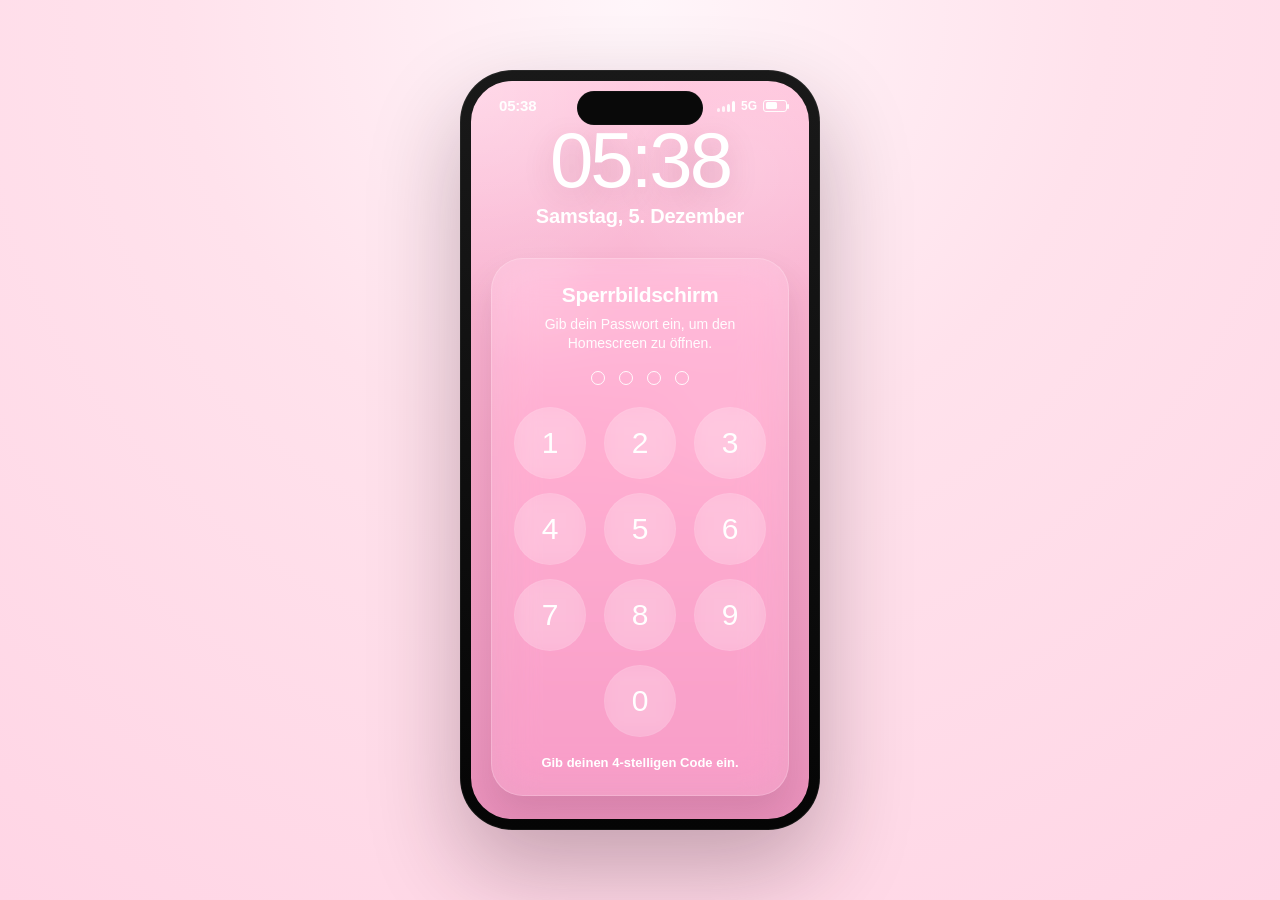
<file: iphone_babyrosa_mockup.html>
<!DOCTYPE html>
<html lang="de">
<head>
  <meta charset="UTF-8" />
  <meta name="viewport" content="width=device-width, initial-scale=1.0" />
  <title>iPhone Babyrosa Mockup</title>
  <style>
    * {
      box-sizing: border-box;
      margin: 0;
      padding: 0;
      font-family: -apple-system, BlinkMacSystemFont, "SF Pro Display", "Segoe UI", sans-serif;
      -webkit-tap-highlight-color: transparent;
    }

    body {
      min-height: 100vh;
      display: flex;
      align-items: center;
      justify-content: center;
      background: radial-gradient(circle at top, #fff6fa 0%, #ffe2ec 42%, #ffd5e5 100%);
      padding: 24px;
    }

    .iphone {
      width: 360px;
      height: 760px;
      background: linear-gradient(180deg, #191919, #050505);
      border-radius: 52px;
      padding: 11px;
      box-shadow:
        0 40px 90px rgba(44, 10, 28, 0.28),
        inset 0 0 0 1px rgba(255,255,255,0.06);
      position: relative;
    }

    .screen {
      width: 100%;
      height: 100%;
      border-radius: 41px;
      overflow: hidden;
      position: relative;
      background: #000;
    }

    .dynamic-island {
      position: absolute;
      top: 10px;
      left: 50%;
      transform: translateX(-50%);
      width: 126px;
      height: 34px;
      border-radius: 999px;
      background: #090909;
      z-index: 15;
      box-shadow: inset 0 0 0 1px rgba(255,255,255,0.03);
    }

    .statusbar {
      position: absolute;
      top: 16px;
      left: 18px;
      right: 18px;
      display: flex;
      justify-content: space-between;
      align-items: center;
      color: #fff;
      z-index: 16;
      pointer-events: none;
    }

    .status-time {
      font-size: 15px;
      font-weight: 600;
      letter-spacing: -0.2px;
      margin-left: 10px;
    }

    .status-right {
      display: flex;
      align-items: center;
      gap: 6px;
      margin-right: 4px;
      font-size: 12px;
      font-weight: 700;
    }

    .signal {
      display: flex;
      align-items: flex-end;
      gap: 2px;
      height: 12px;
    }

    .signal span {
      width: 3px;
      border-radius: 999px;
      background: white;
      display: block;
    }

    .signal span:nth-child(1) { height: 4px; opacity: 0.72; }
    .signal span:nth-child(2) { height: 6px; opacity: 0.82; }
    .signal span:nth-child(3) { height: 8px; opacity: 0.92; }
    .signal span:nth-child(4) { height: 11px; }

    .battery {
      width: 24px;
      height: 12px;
      border: 1.7px solid rgba(255,255,255,0.94);
      border-radius: 3px;
      position: relative;
      padding: 1.5px;
      display: flex;
      align-items: center;
    }

    .battery::after {
      content: '';
      position: absolute;
      right: -3px;
      top: 3px;
      width: 2px;
      height: 5px;
      border-radius: 1px;
      background: rgba(255,255,255,0.94);
    }

    .battery-level {
      width: 62%;
      height: 100%;
      border-radius: 1.5px;
      background: white;
    }

    .lockscreen,
    .homescreen {
      position: absolute;
      inset: 0;
      transition: opacity .35s ease, transform .35s ease;
    }

    .lockscreen {
      background:
        radial-gradient(circle at top left, rgba(255,255,255,0.32), transparent 28%),
        radial-gradient(circle at 80% 12%, rgba(255,255,255,0.16), transparent 20%),
        linear-gradient(180deg, #ffc7de 0%, #f4a7c8 48%, #e991bb 100%);
      color: white;
      display: flex;
      flex-direction: column;
      align-items: center;
      padding: 34px 20px 20px;
    }

    .lockscreen::before {
      content: '';
      position: absolute;
      inset: 0;
      background:
        radial-gradient(circle at 20% 30%, rgba(255,255,255,0.12), transparent 12%),
        radial-gradient(circle at 72% 48%, rgba(255,255,255,0.08), transparent 16%);
      pointer-events: none;
    }

    .time {
      margin-top: 8px;
      font-size: 78px;
      line-height: 0.95;
      letter-spacing: -3px;
      font-weight: 275;
      text-shadow: 0 8px 30px rgba(98, 20, 54, 0.18);
    }

    .date {
      margin-top: 8px;
      font-size: 20px;
      font-weight: 600;
      letter-spacing: -0.2px;
    }

    .lock-card {
      margin-top: 30px;
      width: 100%;
      background: rgba(255,255,255,0.13);
      border: 1px solid rgba(255,255,255,0.20);
      border-radius: 32px;
      backdrop-filter: blur(22px) saturate(120%);
      -webkit-backdrop-filter: blur(22px) saturate(120%);
      padding: 24px 18px 22px;
      text-align: center;
      box-shadow: 0 20px 35px rgba(78, 19, 47, 0.12);
    }

    .lock-card h2 {
      font-size: 21px;
      font-weight: 700;
      margin-bottom: 8px;
      letter-spacing: -0.3px;
    }

    .lock-card p {
      font-size: 14px;
      line-height: 1.35;
      opacity: 0.96;
      margin-bottom: 18px;
    }

    .code-display {
      display: flex;
      justify-content: center;
      gap: 14px;
      margin-bottom: 22px;
    }

    .dot {
      width: 14px;
      height: 14px;
      border-radius: 50%;
      border: 1.8px solid rgba(255,255,255,0.92);
      background: transparent;
      transition: 0.2s ease;
    }

    .dot.filled {
      background: white;
    }

    .pin-grid {
      display: grid;
      grid-template-columns: repeat(3, 72px);
      justify-content: center;
      gap: 14px 18px;
      margin: 0 auto;
    }

    .pin-btn {
      width: 72px;
      height: 72px;
      border: none;
      border-radius: 50%;
      background: rgba(255,255,255,0.16);
      color: white;
      font-size: 30px;
      font-weight: 300;
      cursor: pointer;
      backdrop-filter: blur(10px);
      transition: transform .12s ease, background .2s ease, opacity .2s ease;
      box-shadow: inset 0 0 0 1px rgba(255,255,255,0.06);
    }

    .pin-btn:hover { background: rgba(255,255,255,0.22); }
    .pin-btn:active { transform: scale(0.96); }

    .hint {
      margin-top: 18px;
      min-height: 18px;
      font-size: 13px;
      font-weight: 600;
      color: white;
    }

    .error {
      display: none;
    }

    .homescreen {
      opacity: 0;
      pointer-events: none;
      transform: scale(1.03);
      background:
        radial-gradient(circle at 20% 10%, rgba(255,255,255,0.22), transparent 22%),
        linear-gradient(180deg, #ffcadd 0%, #f6a8c8 55%, #ec96bd 100%);
      padding: 96px 18px 18px;
      color: white;
    }

    .homescreen::before {
      content: '';
      position: absolute;
      inset: 0;
      pointer-events: none;
      background:
        linear-gradient(180deg, rgba(255,255,255,0.08), transparent 20%),
        radial-gradient(circle at 15% 18%, rgba(255,255,255,0.14), transparent 14%);
    }

    .homescreen.active {
      opacity: 1;
      pointer-events: auto;
      transform: scale(1);
    }

    .lockscreen.hidden {
      opacity: 0;
      pointer-events: none;
      transform: scale(.985);
    }

    .app-grid {
      position: relative;
      z-index: 2;
      display: grid;
      grid-template-columns: repeat(4, 1fr);
      gap: 20px 8px;
      align-content: start;
      padding: 0 2px;
    }

    .app {
      display: flex;
      flex-direction: column;
      align-items: center;
      gap: 7px;
      text-align: center;
      user-select: none;
    }

    .icon {
      width: 62px;
      height: 62px;
      border-radius: 15px;
      overflow: hidden;
      box-shadow:
        0 10px 20px rgba(113, 40, 75, 0.18),
        0 2px 3px rgba(255,255,255,0.25) inset,
        0 -1px 0 rgba(0,0,0,0.08) inset;
      position: relative;
      flex-shrink: 0;
      display: flex;
      align-items: center;
      justify-content: center;
    }

    .icon::before {
      content: '';
      position: absolute;
      inset: 0;
      background: linear-gradient(180deg, rgba(255,255,255,0.30), rgba(255,255,255,0.02) 45%, rgba(0,0,0,0.05));
      pointer-events: none;
      z-index: 2;
    }

    .icon svg {
      position: relative;
      z-index: 1;
      overflow: visible;
    }

    .label {
      font-size: 12px;
      font-weight: 500;
      text-shadow: 0 1px 3px rgba(0,0,0,0.22);
      letter-spacing: -0.1px;
    }

    .dock {
      position: absolute;
      left: 14px;
      right: 14px;
      bottom: 24px;
      z-index: 3;
      background: rgba(255,255,255,0.16);
      border: 1px solid rgba(255,255,255,0.18);
      backdrop-filter: blur(26px) saturate(140%);
      -webkit-backdrop-filter: blur(26px) saturate(140%);
      border-radius: 30px;
      padding: 12px 8px 10px;
      display: grid;
      grid-template-columns: repeat(4, 1fr);
      gap: 6px;
      box-shadow: inset 0 1px 0 rgba(255,255,255,0.12);
    }

    .dock .icon {
      width: 58px;
      height: 58px;
      border-radius: 16px;
    }

    .dock .label {
      font-size: 11px;
    }

    .home-indicator {
      position: absolute;
      bottom: 8px;
      left: 50%;
      transform: translateX(-50%);
      width: 132px;
      height: 5px;
      border-radius: 999px;
      background: rgba(255,255,255,0.94);
      z-index: 4;
      cursor: pointer;
    }

    .app-screen {
      position: absolute;
      inset: 0;
      background: linear-gradient(180deg,#ffcadd,#f6a8c8);
      z-index: 20;
      overflow: hidden;
      opacity: 0;
      pointer-events: none;
      transform: scale(1.04);
      transition: opacity .28s ease, transform .32s cubic-bezier(.22,1,.36,1);
    }

    .app-screen.active {
      opacity: 1;
      pointer-events: auto;
      transform: scale(1);
    }

    .app-screen.closing {
      opacity: 0;
      pointer-events: none;
      transform: scale(0.94);
    }

    

    .app-header {
      display: none;
    }

    .app-content {
      position: absolute;
      top: 104px;
      left: 0;
      right: 0;
      bottom: 26px;
      padding: 0 16px 18px;
      overflow-y: auto;
      -webkit-overflow-scrolling: touch;
      scrollbar-width: none;
      -ms-overflow-style: none;
    }

    .app-content::-webkit-scrollbar {
      display: none;
    }

    .spotify-view {
      display: none;
      color: white;
    }

    .spotify-view.active {
      display: block;
    }

    .timer-view {
      display: none;
      color: white;
      min-height: 100%;
      padding-top: 6px;
    }

    .timer-view.active {
      display: block;
    }

    .photos-view {
      display: none;
      color: white;
      min-height: 100%;
      padding-top: 6px;
    }

    .photos-view.active {
      display: block;
    }

    .photos-grid {
      display: grid;
      grid-template-columns: 1fr 1fr;
      gap: 12px;
      padding-bottom: 18px;
    }

    .photo-card {
      background: rgba(255,255,255,0.16);
      border: 1px solid rgba(255,255,255,0.2);
      border-radius: 22px;
      padding: 10px;
      box-shadow: inset 0 1px 0 rgba(255,255,255,0.16);
      backdrop-filter: blur(12px);
      -webkit-backdrop-filter: blur(12px);
    }

    .photo-art {
      height: 128px;
      border-radius: 16px;
      background: linear-gradient(180deg,#fff6fb,#ffdbe9);
      position: relative;
      overflow: hidden;
      box-shadow: inset 0 1px 0 rgba(255,255,255,0.5);
    }

    .photo-caption {
      font-size: 12px;
      font-weight: 600;
      margin-top: 8px;
      text-align: center;
      opacity: 0.95;
    }

    .phone-view {
      display: none;
      color: white;
      min-height: 100%;
      padding-top: 6px;
    }

    .phone-view.active {
      display: block;
    }

    .phone-tabs {
      position: absolute;
      left: 12px;
      right: 12px;
      bottom: 18px;
      display: flex;
      justify-content: space-around;
      align-items: center;
      padding: 12px 6px 14px;
      background: rgba(255,255,255,0.16);
      backdrop-filter: blur(24px);
      -webkit-backdrop-filter: blur(24px);
      border: 1px solid rgba(255,255,255,0.18);
      border-radius: 24px;
      box-shadow: inset 0 1px 0 rgba(255,255,255,0.12);
    }

    .phone-tab {
      font-size: 11px;
      font-weight: 600;
      opacity: 0.72;
      cursor: pointer;
      color: white;
      padding: 4px 6px;
      text-align: center;
      flex: 1;
    }

    .phone-tab.active {
      opacity: 1;
    }

    .dialer {
      display: grid;
      grid-template-columns: repeat(3, 1fr);
      gap: 12px 18px;
      margin-top: 18px;
      padding: 0 18px 140px;
    }

    .dial-btn {
      background: rgba(255,255,255,0.18);
      border-radius: 50%;
      height: 74px;
      width: 74px;
      display: flex;
      align-items: center;
      justify-content: center;
      font-size: 24px;
      cursor: pointer;
      margin: 0 auto;
      box-shadow: inset 0 1px 0 rgba(255,255,255,0.16);
      user-select: none;
      transition: transform .12s ease, background .16s ease;
    }

    .dial-btn:active {
      transform: scale(0.96);
      background: rgba(255,255,255,0.26);
    }

    .dial-display {
      text-align: center;
      margin-top: 8px;
      font-size: 20px;
      font-weight: 500;
      letter-spacing: 1px;
      min-height: 28px;
    }

    .love-modal {
      position: absolute;
      inset: 0;
      display: none;
      align-items: center;
      justify-content: center;
      z-index: 50;
      background: rgba(0,0,0,0.35);
      backdrop-filter: blur(6px);
    }

    .love-modal.active {
      display: flex;
    }

    .love-modal-box {
      position: relative;
      background: linear-gradient(180deg,#ffffff,#fff0f6);
      color: #ff2d55;
      padding: 22px 20px 18px;
      border-radius: 26px;
      text-align: center;
      font-weight: 700;
      font-size: 15px;
      max-width: 260px;
      box-shadow: 0 25px 50px rgba(0,0,0,0.25);
      animation: popIn .25s ease;
    }

    .modal-close {
      position:absolute;
      top:8px;
      right:10px;
      font-size:18px;
      font-weight:700;
      cursor:pointer;
      color:#999;
    }

    .modal-close:active {
      transform: scale(0.9);
    }

    @keyframes popIn {
      0% { transform: scale(0.8); opacity:0; }
      100% { transform: scale(1); opacity:1; }
    }

    .dial-call-btn {
      position: absolute;
      left: 50%;
      transform: translateX(-50%);
      bottom: 110px;
      width: 80px;
      height: 80px;
      border-radius: 50%;
      background: #34c759;
      display: flex;
      align-items: center;
      justify-content: center;
      font-size: 34px;
      box-shadow: 0 12px 28px rgba(32, 138, 70, 0.35);
    }

    .phone-view.active {
      display: block;
    }

    .phone-contact-card {
      background: linear-gradient(180deg, rgba(255,255,255,0.24), rgba(255,255,255,0.10));
      border: 1px solid rgba(255,255,255,0.24);
      border-radius: 28px;
      padding: 18px;
      backdrop-filter: blur(18px);
      -webkit-backdrop-filter: blur(18px);
      box-shadow: 0 16px 30px rgba(92, 28, 61, 0.18);
      margin-bottom: 16px;
      text-align: center;
    }

    .phone-avatar {
      width: 82px;
      height: 82px;
      margin: 0 auto 12px;
      border-radius: 50%;
      background: linear-gradient(180deg, rgba(255,255,255,0.9), rgba(255,255,255,0.55));
      color: #d44f86;
      display: flex;
      align-items: center;
      justify-content: center;
      font-size: 28px;
      font-weight: 800;
      box-shadow: inset 0 1px 0 rgba(255,255,255,0.55);
    }

    .phone-name {
      font-size: 24px;
      font-weight: 700;
      letter-spacing: -0.03em;
      margin-bottom: 6px;
    }

    .phone-sub {
      font-size: 13px;
      opacity: 0.9;
    }

    .call-list {
      display: grid;
      gap: 10px;
      padding-bottom: 18px;
    }

    .call-row {
      display: flex;
      align-items: center;
      justify-content: space-between;
      gap: 12px;
      background: rgba(255,255,255,0.14);
      border: 1px solid rgba(255,255,255,0.18);
      border-radius: 22px;
      padding: 14px 16px;
      box-shadow: inset 0 1px 0 rgba(255,255,255,0.12);
    }

    .call-left {
      display: flex;
      align-items: center;
      gap: 12px;
      min-width: 0;
    }

    .call-icon {
      width: 40px;
      height: 40px;
      border-radius: 50%;
      background: rgba(255,255,255,0.9);
      color: #30b85c;
      display: flex;
      align-items: center;
      justify-content: center;
      font-size: 16px;
      flex-shrink: 0;
    }

    .call-meta {
      min-width: 0;
    }

    .call-name {
      font-size: 14px;
      font-weight: 700;
      margin-bottom: 3px;
      white-space: nowrap;
      overflow: hidden;
      text-overflow: ellipsis;
    }

    .call-type {
      font-size: 11px;
      opacity: 0.85;
    }

    .call-time {
      font-size: 12px;
      font-weight: 600;
      opacity: 0.92;
      white-space: nowrap;
    }

    .love-card {
      background: linear-gradient(180deg, rgba(255,255,255,0.24), rgba(255,255,255,0.10));
      border: 1px solid rgba(255,255,255,0.24);
      border-radius: 28px;
      padding: 18px;
      backdrop-filter: blur(18px);
      -webkit-backdrop-filter: blur(18px);
      box-shadow: 0 16px 30px rgba(92, 28, 61, 0.18);
      margin-bottom: 16px;
    }

    .love-eyebrow {
      font-size: 12px;
      font-weight: 700;
      letter-spacing: 0.08em;
      text-transform: uppercase;
      opacity: 0.9;
      margin-bottom: 8px;
    }

    .love-title {
      font-size: 26px;
      line-height: 1.1;
      font-weight: 700;
      margin-bottom: 10px;
      letter-spacing: -0.03em;
    }

    .love-date {
      font-size: 14px;
      opacity: 0.92;
      margin-bottom: 18px;
    }

    .count-grid {
      display: grid;
      grid-template-columns: repeat(2, 1fr);
      gap: 12px;
    }

    .count-box {
      background: rgba(255,255,255,0.14);
      border: 1px solid rgba(255,255,255,0.18);
      border-radius: 22px;
      padding: 16px 12px;
      text-align: center;
      box-shadow: inset 0 1px 0 rgba(255,255,255,0.14);
    }

    .count-number {
      font-size: 28px;
      font-weight: 800;
      line-height: 1;
      letter-spacing: -0.04em;
      margin-bottom: 6px;
    }

    .count-label {
      font-size: 12px;
      opacity: 0.9;
      font-weight: 600;
    }

    .love-note {
      background: rgba(255,255,255,0.14);
      border: 1px solid rgba(255,255,255,0.18);
      border-radius: 24px;
      padding: 16px;
      font-size: 14px;
      line-height: 1.45;
      box-shadow: inset 0 1px 0 rgba(255,255,255,0.14);
    }

    .safari-item{
  background:#fff;
  border-radius:14px;
  padding:10px 12px;
  font-size:14px;
  box-shadow:0 6px 14px rgba(0,0,0,0.08);
}

.spotify-helper {
      display: none;
    }

    .spotify-grid {
      display: grid;
      grid-template-columns: 1fr;
      gap: 10px;
      padding-bottom: 22px;
    }

    .track-card {
      border: none;
      text-align: left;
      border-radius: 20px;
      padding: 10px;
      min-height: 92px;
      background: linear-gradient(180deg, rgba(30,30,30,0.58), rgba(14,14,14,0.42));
      color: white;
      cursor: pointer;
      box-shadow: inset 0 1px 0 rgba(255,255,255,0.10), 0 10px 20px rgba(91, 26, 55, 0.16);
      transition: transform .15s ease, background .2s ease;
      display: flex;
      gap: 12px;
      text-decoration: none;
      align-items: center;
      backdrop-filter: blur(12px);
      -webkit-backdrop-filter: blur(12px);
    }

    .track-card:hover {
      background: linear-gradient(180deg, rgba(42,42,42,0.72), rgba(18,18,18,0.5));
    }

    .track-card:active,
    .track-card.active {
      transform: scale(0.98);
      background: linear-gradient(180deg, rgba(29,185,84,0.78), rgba(24,24,24,0.58));
    }

    .track-cover {
      width: 60px;
      height: 60px;
      border-radius: 18px;
      flex-shrink: 0;
      position: relative;
      overflow: hidden;
      box-shadow: inset 0 1px 0 rgba(255,255,255,0.22);
      background: #2a2a2a;
    }

    .track-cover img {
      width: 100%;
      height: 100%;
      object-fit: cover;
      display: block;
    }

    .cover-inner {
      position: absolute;
      inset: 0;
      display: flex;
      align-items: flex-end;
      justify-content: flex-start;
      padding: 7px;
      font-size: 16px;
      font-weight: 800;
      letter-spacing: -0.4px;
      color: rgba(255,255,255,0.95);
      background: linear-gradient(180deg, rgba(255,255,255,0.14), rgba(0,0,0,0.24));
    }

    .track-meta {
      min-width: 0;
      flex: 1;
    }

    .track-title {
      font-size: 13px;
      font-weight: 700;
      line-height: 1.2;
      margin-bottom: 4px;
      display: -webkit-box;
      -webkit-line-clamp: 2;
      -webkit-box-orient: vertical;
      overflow: hidden;
    }

    .track-artist {
      font-size: 11px;
      opacity: 0.82;
      margin-bottom: 0;
      display: -webkit-box;
      -webkit-line-clamp: 1;
      -webkit-box-orient: vertical;
      overflow: hidden;
    }

    .track-sub {
      display: none;
    }

    .shake {
      animation: shake .36s ease;
    }

    @keyframes shake {
      0%,100% { transform: translateX(0); }
      20% { transform: translateX(-7px); }
      40% { transform: translateX(6px); }
      60% { transform: translateX(-5px); }
      80% { transform: translateX(4px); }
    }

    @keyframes pulse {
      0% { transform: translate(-50%,-50%) scale(1); }
      50% { transform: translate(-50%,-50%) scale(1.15); }
      100% { transform: translate(-50%,-50%) scale(1); }
    }
  </style>
</head>
<body>
  <div class="iphone">
    <div class="screen">
      <div class="dynamic-island"></div>

      <div class="statusbar">
        <span class="status-time js-live-time">09:41</span>
        <div class="status-right">
          <div class="signal" aria-label="Netzempfang">
            <span></span><span></span><span></span><span></span>
          </div>
          <span>5G</span>
          <div class="battery"><div class="battery-level"></div></div>
        </div>
      </div>

      <section class="lockscreen" id="lockscreen">
        <div class="time js-live-time-large">09:41</div>
        <div class="date js-live-date">Donnerstag, 16. April</div>

        <div class="lock-card" id="lockCard">
          <h2>Sperrbildschirm</h2>
          <p>Gib dein Passwort ein, um den Homescreen zu öffnen.</p>

          <div class="code-display">
            <div class="dot"></div>
            <div class="dot"></div>
            <div class="dot"></div>
            <div class="dot"></div>
          </div>

          <div class="pin-grid">
            <button class="pin-btn" data-num="1">1</button>
            <button class="pin-btn" data-num="2">2</button>
            <button class="pin-btn" data-num="3">3</button>
            <button class="pin-btn" data-num="4">4</button>
            <button class="pin-btn" data-num="5">5</button>
            <button class="pin-btn" data-num="6">6</button>
            <button class="pin-btn" data-num="7">7</button>
            <button class="pin-btn" data-num="8">8</button>
            <button class="pin-btn" data-num="9">9</button>
            <div></div>
            <button class="pin-btn" data-num="0">0</button>
            <div></div>
          </div>

          <div class="hint">Gib deinen 4-stelligen Code ein.</div>
          <div class="error" id="errorMsg"></div>
        </div>
      </section>

      <section class="homescreen" id="homescreen">
        <div class="app-grid">
          <div class="app">
            <div class="icon" style="background:#ffffff">
              <svg viewBox="0 0 64 64" width="50" height="50" aria-hidden="true">
                <defs>
                  <radialGradient id="fmOuter" cx="50%" cy="50%" r="50%">
                    <stop offset="0%" stop-color="#ffffff"/>
                    <stop offset="18%" stop-color="#ffffff"/>
                    <stop offset="19%" stop-color="#dfffe7"/>
                    <stop offset="34%" stop-color="#8cf5a6"/>
                    <stop offset="35%" stop-color="#54e67c"/>
                    <stop offset="52%" stop-color="#2fdc66"/>
                    <stop offset="53%" stop-color="#1fcb58"/>
                    <stop offset="72%" stop-color="#22b24f"/>
                    <stop offset="100%" stop-color="#1c9845"/>
                  </radialGradient>
                </defs>
                <circle cx="32" cy="32" r="24" fill="url(#fmOuter)"/>
                <circle cx="32" cy="32" r="10.5" fill="#ffffff"/>
                <circle cx="32" cy="32" r="6.6" fill="#21c75b"/>
                <path d="M32 10 L37 24 L32 20 L27 24 Z" fill="#15b04c" opacity="0.95"/>
              </svg>
            </div>
            <div class="label">Wo ist?</div>
          </div>
          <div class="app">
            <div class="icon" style="background:#000000">
              <svg viewBox="0 0 64 64" width="50" height="50" aria-hidden="true">
                <circle cx="32" cy="32" r="24" fill="#fff" stroke="#dadbe1" stroke-width="1.2"/>
                <circle cx="32" cy="32" r="1.8" fill="#ff6b81"/>
                <line x1="32" y1="32" x2="32" y2="18" stroke="#1c1c1e" stroke-width="2.8" stroke-linecap="round"/>
                <line x1="32" y1="32" x2="42.5" y2="32" stroke="#1c1c1e" stroke-width="2.8" stroke-linecap="round"/>
                <line x1="32" y1="11" x2="32" y2="14" stroke="#ff6b81" stroke-width="2" stroke-linecap="round"/>
                <line x1="32" y1="50" x2="32" y2="53" stroke="#ff6b81" stroke-width="2" stroke-linecap="round"/>
                <line x1="11" y1="32" x2="14" y2="32" stroke="#ff6b81" stroke-width="2" stroke-linecap="round"/>
                <line x1="50" y1="32" x2="53" y2="32" stroke="#ff6b81" stroke-width="2" stroke-linecap="round"/>
              </svg>
            </div>
            <div class="label">Uhr</div>
          </div>
          <div class="app">
            <div class="icon" style="background:linear-gradient(180deg,#40a6ff,#0077ff)">
              <svg viewBox="0 0 64 64" width="50" height="50" aria-hidden="true">
                <rect x="10" y="16" width="44" height="31" rx="8" fill="#ffffff" opacity="0.96"/>
                <path d="M10 18 L32 35 L54 18" fill="none" stroke="#0a84ff" stroke-width="3.2" stroke-linecap="round" stroke-linejoin="round"/>
                <path d="M10 44 L24 30" fill="none" stroke="#cfe6ff" stroke-width="2.2"/>
                <path d="M54 44 L40 30" fill="none" stroke="#cfe6ff" stroke-width="2.2"/>
              </svg>
            </div>
            <div class="label">Mail</div>
          </div>
          <div class="app">
            <div class="icon" style="background:linear-gradient(180deg,#ffffff,#f4f4f7)">
              <svg viewBox="0 0 64 64" width="52" height="52" aria-hidden="true">
                <defs>
                  <radialGradient id="core" cx="50%" cy="50%" r="50%">
                    <stop offset="0%" stop-color="#fff8cc"/>
                    <stop offset="60%" stop-color="#ffe066"/>
                    <stop offset="100%" stop-color="#ffd43b"/>
                  </radialGradient>
                </defs>
                <g transform="translate(32 32)">
                  <!-- petals -->
                  <g>
                    <ellipse cx="0" cy="-16" rx="6.5" ry="12.5" fill="#ff2d55"/>
                    <ellipse cx="11.5" cy="-11.5" rx="6.5" ry="12.5" transform="rotate(45)" fill="#ff7a00"/>
                    <ellipse cx="16" cy="0" rx="6.5" ry="12.5" transform="rotate(90)" fill="#ffd60a"/>
                    <ellipse cx="11.5" cy="11.5" rx="6.5" ry="12.5" transform="rotate(135)" fill="#32d74b"/>
                    <ellipse cx="0" cy="16" rx="6.5" ry="12.5" fill="#30d158"/>
                    <ellipse cx="-11.5" cy="11.5" rx="6.5" ry="12.5" transform="rotate(-135)" fill="#64d2ff"/>
                    <ellipse cx="-16" cy="0" rx="6.5" ry="12.5" transform="rotate(90)" fill="#0a84ff"/>
                    <ellipse cx="-11.5" cy="-11.5" rx="6.5" ry="12.5" transform="rotate(-45)" fill="#bf5af2"/>
                  </g>
                  <!-- inner glow -->
                  <circle cx="0" cy="0" r="9" fill="url(#core)"/>
                  <circle cx="0" cy="0" r="6" fill="#ffe066" opacity="0.85"/>
                </g>
              </svg>
            </div>
            <div class="label">Fotos</div>
          </div>
          <div class="app">
            <div class="icon" style="background:#000000">
              <svg viewBox="0 0 64 64" width="50" height="50" aria-hidden="true">
                <circle cx="32" cy="32" r="23" fill="#1db954"/>
                <path d="M18 26.5c10-2.7 20.5-1.6 28.3 2.3" stroke="#111" stroke-width="3.2" fill="none" stroke-linecap="round"/>
                <path d="M20.5 33.6c7.9-2 15.7-1 21.7 2" stroke="#111" stroke-width="2.9" fill="none" stroke-linecap="round"/>
                <path d="M23 40.3c5.8-1.2 11.2-.5 15.6 1.5" stroke="#111" stroke-width="2.6" fill="none" stroke-linecap="round"/>
              </svg>
            </div>
            <div class="label">Spotify</div>
          </div>
        </div>

        <div class="dock">
          <div class="app">
            <div class="icon" style="background:linear-gradient(180deg,#5ae06d,#26c451)">
              <svg viewBox="0 0 64 64" width="50" height="50" aria-hidden="true">
                <path d="M20 18c-2 2-3 5 0 11 3 6 9 12 15 15 6 3 9 2 11 0l-5-6c-1-1-2-1-3-.5l-3 1c-4-2-7-5-9-9l1-3c.5-1 0-2-.5-3l-6-5z" fill="#fff"/>
              </svg>
            </div>
            <div class="label">Anruf</div>
          </div>
          <div class="app">
            <div class="icon" style="background:linear-gradient(180deg,#58df6e,#22c45c)">
              <svg viewBox="0 0 64 64" width="50" height="50" aria-hidden="true">
                <path d="M12 22c0-6 5-11 11-11h18c10 0 18 8 18 18s-8 18-18 18H28l-10 8 2-8h-1c-5 0-7-4-7-9z" fill="#ffffff"/>
                <circle cx="28" cy="30" r="2.4" fill="#34c759"/>
                <circle cx="34" cy="30" r="2.4" fill="#34c759"/>
                <circle cx="40" cy="30" r="2.4" fill="#34c759"/>
              </svg>
            </div>
            <div class="label">Nachrichten</div>
          </div>
          <div class="app">
            <div class="icon" style="background:#ffffff">
              <svg viewBox="0 0 64 64" width="50" height="50" aria-hidden="true">
                <circle cx="32" cy="32" r="23" fill="#4db2ff"/>
                <circle cx="32" cy="32" r="18.5" fill="none" stroke="#fff" stroke-width="2" opacity="0.9"/>
                <line x1="32" y1="15" x2="32" y2="49" stroke="#fff" stroke-width="1.5" opacity="0.5"/>
                <line x1="15" y1="32" x2="49" y2="32" stroke="#fff" stroke-width="1.5" opacity="0.5"/>
                <path d="M32 17 L38 31 L32 28 L26 31 Z" fill="#ff5a5f"/>
                <path d="M32 47 L27 34 L32 36.8 L37 34 Z" fill="#ffffff"/>
              </svg>
            </div>
            <div class="label">Safari</div>
          </div>
          <div class="app">
            <div class="icon" style="background:#000000">
              <svg viewBox="0 0 64 64" width="50" height="50" aria-hidden="true">
                <circle cx="32" cy="32" r="23" fill="#1db954"/>
                <path d="M18 26.5c10-2.7 20.5-1.6 28.3 2.3" stroke="#111" stroke-width="3.2" fill="none" stroke-linecap="round"/>
                <path d="M20.5 33.6c7.9-2 15.7-1 21.7 2" stroke="#111" stroke-width="2.9" fill="none" stroke-linecap="round"/>
                <path d="M23 40.3c5.8-1.2 11.2-.5 15.6 1.5" stroke="#111" stroke-width="2.6" fill="none" stroke-linecap="round"/>
              </svg>
            </div>
            <div class="label">Spotify</div>
          </div>
        </div>

        <div class="home-indicator"></div>
      </section>

      <!-- APP SCREENS -->
      <div class="app-screen" id="appScreen">
        <div class="dynamic-island"></div>
        <div class="statusbar">
          <span class="status-time js-live-time">09:41</span>
          <div class="status-right">
            <div class="signal">
              <span></span><span></span><span></span><span></span>
            </div>
            <span>5G</span>
            <div class="battery"><div class="battery-level"></div></div>
          </div>
        </div>
        
        <div class="app-content">
          <section class="timer-view" id="timerView">
            <div class="love-card">
              <div class="love-eyebrow">Seit unserem Tag</div>
              <div class="love-title">Wie lange wir schon zusammen sind</div>
              <div class="love-date">Seit dem 06.02.2026 💗</div>
              <div class="count-grid">
                <div class="count-box">
                  <div class="count-number" id="countDays">0</div>
                  <div class="count-label">Tage</div>
                </div>
                <div class="count-box">
                  <div class="count-number" id="countHours">0</div>
                  <div class="count-label">Stunden</div>
                </div>
                <div class="count-box">
                  <div class="count-number" id="countMinutes">0</div>
                  <div class="count-label">Minuten</div>
                </div>
                <div class="count-box">
                  <div class="count-number" id="countSeconds">0</div>
                  <div class="count-label">Sekunden</div>
                </div>
              </div>
            </div>
            <div class="love-note">
              Jeder einzelne Moment seit dem <strong>06.02.2026</strong> zählt hier live mit. ✨
            </div>
          </section>

          <section class="photos-view" id="photosView">
            <div class="photos-grid">
              <div class="photo-card">
                <div class="photo-art">
                  <svg viewBox="0 0 200 160" width="100%" height="100%" aria-hidden="true">
                    <rect width="200" height="160" fill="#ffeef5"/>
                    <circle cx="70" cy="58" r="18" fill="#f6c2a0"/>
                    <circle cx="128" cy="58" r="18" fill="#f3bf9a"/>
                    <path d="M50 118c6-24 24-34 40-34s34 10 40 34" fill="#ff8fb6"/>
                    <path d="M108 118c6-24 24-34 40-34s34 10 40 34" fill="#ff6fa5" transform="translate(-20,0)"/>
                    <path d="M58 52c4-12 20-18 28-8" stroke="#7a3e52" stroke-width="6" stroke-linecap="round"/>
                    <path d="M116 50c6-12 22-16 30-6" stroke="#5a2a40" stroke-width="6" stroke-linecap="round"/>
                    <path d="M88 82c10 8 20 8 30 0" stroke="#ff6b8a" stroke-width="4" fill="none" stroke-linecap="round"/>
                    <path d="M92 86 L100 98 L108 86" fill="#ff5d8f"/>
                  </svg>
                </div>
                <div class="photo-caption">Unser süßes Portrait</div>
              </div>

              <div class="photo-card">
                <div class="photo-art">
                  <svg viewBox="0 0 200 160" width="100%" height="100%" aria-hidden="true">
                    <rect width="200" height="160" fill="#fff3f8"/>
                    <circle cx="78" cy="56" r="18" fill="#f5c6a5"/>
                    <circle cx="122" cy="56" r="18" fill="#f2c19e"/>
                    <path d="M58 118c4-25 22-36 42-36s38 11 42 36" fill="#ff88b1"/>
                    <path d="M61 52c8-16 26-16 34-6" stroke="#6b3a49" stroke-width="6" stroke-linecap="round"/>
                    <path d="M107 50c10-14 28-16 36-4" stroke="#4e2740" stroke-width="6" stroke-linecap="round"/>
                    <circle cx="95" cy="92" r="4" fill="#ff5d8f"/>
                    <circle cx="105" cy="92" r="4" fill="#ff5d8f"/>
                    <path d="M95 97c4 5 6 7 10 10 4-3 6-5 10-10" stroke="#ff5d8f" stroke-width="3" fill="none" stroke-linecap="round"/>
                  </svg>
                </div>
                <div class="photo-caption">Hand in Hand</div>
              </div>

              <div class="photo-card">
                <div class="photo-art">
                  <svg viewBox="0 0 200 160" width="100%" height="100%" aria-hidden="true">
                    <rect width="200" height="160" fill="#fff1f7"/>
                    <path d="M0 125 Q50 100 100 122 T200 118 V160 H0 Z" fill="#ffd0df"/>
                    <circle cx="84" cy="64" r="17" fill="#f4c29d"/>
                    <circle cx="118" cy="64" r="17" fill="#f2c09b"/>
                    <path d="M66 116c5-22 18-32 35-32s30 10 35 32" fill="#ff74a8"/>
                    <path d="M74 56c5-12 18-18 26-8" stroke="#5f3148" stroke-width="6" stroke-linecap="round"/>
                    <path d="M108 56c6-12 18-18 28-6" stroke="#7a4158" stroke-width="6" stroke-linecap="round"/>
                    <path d="M100 78c8 6 12 6 20 0" stroke="#ff5d8f" stroke-width="3" fill="none" stroke-linecap="round"/>
                    <text x="28" y="34" fill="#ff7ba7" font-size="18" font-family="sans-serif">love</text>
                  </svg>
                </div>
                <div class="photo-caption">Spaziergang</div>
              </div>

              <div class="photo-card">
                <div class="photo-art">
                  <svg viewBox="0 0 200 160" width="100%" height="100%" aria-hidden="true">
                    <rect width="200" height="160" fill="#fff5f9"/>
                    <circle cx="76" cy="60" r="18" fill="#f4c39e"/>
                    <circle cx="124" cy="60" r="18" fill="#f2bf9a"/>
                    <path d="M56 118c4-26 22-36 42-36s38 10 46 36" fill="#ff89b3"/>
                    <path d="M60 50c8-10 20-14 30-6" stroke="#6f3b4d" stroke-width="6" stroke-linecap="round"/>
                    <path d="M112 50c8-12 22-14 30-4" stroke="#553044" stroke-width="6" stroke-linecap="round"/>
                    <path d="M88 92c8 8 16 8 24 0" stroke="#ff5d8f" stroke-width="4" fill="none" stroke-linecap="round"/>
                    <path d="M96 82c4-6 8-8 12-8 4 0 8 2 12 8" stroke="#ff9abb" stroke-width="3" fill="none" stroke-linecap="round"/>
                  </svg>
                </div>
                <div class="photo-caption">Ganz verliebt</div>
              </div>
            </div>
          </section>

          <section class="phone-view" id="phoneView">

  <div id="phoneContent"></div>

  <div class="phone-tabs">
    <div class="phone-tab active" data-tab="favoriten">Favoriten</div>
    <div class="phone-tab" data-tab="liste">Anrufe</div>
    <div class="phone-tab" data-tab="kontakte">Kontakte</div>
    <div class="phone-tab" data-tab="ziffernblock">Ziffernblock</div>
  </div>

</section>

          <section class="map-view" id="mapView" style="display:none;color:white;">
            
            <div style="
              width:100%;
              border-radius:28px;
              padding:18px;
              margin-bottom:14px;
              background: linear-gradient(180deg, rgba(255,255,255,0.22), rgba(255,255,255,0.10));
              backdrop-filter: blur(18px);
              border:1px solid rgba(255,255,255,0.25);
              box-shadow: 0 16px 30px rgba(92, 28, 61, 0.18);
            ">

              <div style="font-size:13px;opacity:0.8;margin-bottom:6px;font-weight:600;letter-spacing:0.05em;">
                Unser besonderer Ort
              </div>

              <div style="font-size:22px;font-weight:700;margin-bottom:14px;">
                Wo alles begonnen hat ❤️
              </div>

              <div style="
                width:100%;
                height:180px;
                border-radius:22px;
                position:relative;
                overflow:hidden;
                background:
                  radial-gradient(circle at 30% 30%, rgba(255,255,255,0.25), transparent 40%),
                  linear-gradient(135deg,#f8a8c6,#e48bb2 50%,#c96a97);
                box-shadow: inset 0 1px 0 rgba(255,255,255,0.25);
              ">

                <!-- fake map lines -->
                <div style="position:absolute;inset:0;opacity:0.2;background:
                  linear-gradient(45deg, white 2px, transparent 2px) 0 0/40px 40px,
                  linear-gradient(-45deg, white 2px, transparent 2px) 0 0/40px 40px;"></div>

                <!-- heart pin -->
                <div style="
                  position:absolute;
                  top:50%;
                  left:50%;
                  transform:translate(-50%,-50%);
                  font-size:34px;
                  animation:pulse 1.6s infinite;
                ">
                  ❤️
                </div>

              </div>

              <a href="https://www.google.com/maps?q=48.24139362417911,16.385045908705056" target="_blank"
                style="
                  display:block;
                  margin-top:14px;
                  padding:12px;
                  border-radius:18px;
                  background:rgba(255,255,255,0.18);
                  text-align:center;
                  font-weight:600;
                  text-decoration:none;
                  color:white;
                  backdrop-filter: blur(10px);
                ">
                📍 Standort öffnen
              </a>

            </div>

          </section>

          <section class="safari-view" id="safariView" style="display:none;color:#111;">
  <div style="background:#fff;border-radius:24px;padding:14px 12px;box-shadow:0 12px 28px rgba(0,0,0,0.12);">
    <div style="background:#f1f1f4;border-radius:16px;padding:10px 12px;font-size:14px;color:#888;">
      <div id="safariSearch" style="cursor:pointer;">🔍 Google durchsuchen</div>
    </div>
    <div style="margin-top:12px;font-size:13px;color:#666;font-weight:600;">Letzte Suchen</div>
    <div style="margin-top:8px;display:grid;gap:8px;">
      <div class="safari-item">Warum ist mein Freund so Toll?</div>
      <div class="safari-item">Bilder von Kristijan Bonic in Unterwäsche</div>
      <div class="safari-item">Warum liebt mich mein Freund so sehr?</div>
      <div class="safari-item">Pinker Power Ranger</div>
    </div>
  </div>
</section>

<section class="spotify-view" id="spotifyView">
            
            <div class="spotify-grid" id="spotifyGrid">
              <a class="track-card" href="https://open.spotify.com/intl-de/track/23LaXiRokfTjutun0KpQjn?si=51eed90de7ea4d0b" target="_blank" rel="noopener noreferrer">
                <div class="track-cover" style="background:linear-gradient(135deg,#2a0f14,#7f1f39 48%,#d0557f)"><div class="cover-inner"></div></div>
                <div class="track-meta">
                  <div class="track-title">Ljubi grli me ti</div>
                  <div class="track-artist">Ljuba Alicic, Zoran Starcevic</div>
                  
                </div>
              </a>
              <a class="track-card" href="https://open.spotify.com/intl-de/track/20CmZRsRNd0klpnEM7qoSN?si=4c096aa1433a4191" target="_blank" rel="noopener noreferrer">
                <div class="track-cover" style="background:linear-gradient(135deg,#2b0b16,#8f2746 52%,#ff8baa)"><div class="cover-inner"></div></div>
                <div class="track-meta">
                  <div class="track-title">Ja Jos Spavam U Tvojoj Majici</div>
                  <div class="track-artist">Ceca</div>
                  
                </div>
              </a>
              <a class="track-card" href="https://open.spotify.com/intl-de/track/2OivwJxTNQC45tem61SM4z?si=44487f4f29544abc" target="_blank" rel="noopener noreferrer">
                <div class="track-cover" style="background:linear-gradient(135deg,#2d1706,#8c5d1e 50%,#efc56a)"><div class="cover-inner"></div></div>
                <div class="track-meta">
                  <div class="track-title">Izgledala je malo čudno u kaputu žutom krojenom bez veze</div>
                  <div class="track-artist">Bijelo Dugme</div>
                  
                </div>
              </a>
              <a class="track-card" href="https://open.spotify.com/intl-de/track/5s1Ex88pESE9hht2FZC1sN?si=e68b229568244fd3" target="_blank" rel="noopener noreferrer">
                <div class="track-cover" style="background:linear-gradient(135deg,#0f1115,#4a4f57 52%,#d84a4a)"><div class="cover-inner"></div></div>
                <div class="track-meta">
                  <div class="track-title">Pokreni me</div>
                  <div class="track-artist">Laki pingvini</div>
                  
                </div>
              </a>
              <a class="track-card" href="https://open.spotify.com/intl-de/track/6AURCcBXz9BugPbpoVSRMC?si=acf831ffffa44a1c" target="_blank" rel="noopener noreferrer">
                <div class="track-cover" style="background:linear-gradient(135deg,#5b2e13,#a85e2d 48%,#f0c54f)"><div class="cover-inner"></div></div>
                <div class="track-meta">
                  <div class="track-title">Naučit Ću Te Mala</div>
                  <div class="track-artist">Darko Domijan</div>
                  
                </div>
              </a>
              <a class="track-card" href="https://open.spotify.com/intl-de/track/6yQ2hE9NfgDFY5l8aAame5?si=c46b267af4894601" target="_blank" rel="noopener noreferrer">
                <div class="track-cover" style="background:linear-gradient(135deg,#11162e,#29428f 52%,#6f8fff)"><div class="cover-inner"></div></div>
                <div class="track-meta">
                  <div class="track-title">Ne spavaj mala moja muzika dok svira</div>
                  <div class="track-artist">Bijelo Dugme</div>
                  
                </div>
              </a>
              <a class="track-card" href="https://open.spotify.com/intl-de/track/1bhsMIhN4BgX5wDFH3fU0Q?si=973505c5beeb4def" target="_blank" rel="noopener noreferrer">
                <div class="track-cover" style="background:linear-gradient(135deg,#24101f,#6d2a57 54%,#ff9ac2)"><div class="cover-inner"></div></div>
                <div class="track-meta">
                  <div class="track-title">Ja Sam Za Ples</div>
                  <div class="track-artist">Novi Fosili</div>
                  
                </div>
              </a>
            </div>
          </section>
        </div>
        <div class="home-indicator" id="homeBar"></div>

        <div class="love-modal" id="loveModal">
          <div class="love-modal-box">
            <div class="modal-close" id="modalClose">✕</div>
            <div id="modalText">HEY! du brauchst niemanden anrufen du hast deinen super tollen Freund Kristijan ❤️</div>
          </div>
        </div>
      </div>

    </div>
  </div>

  <script>
  const correctPin = '0602';
  let input = '';

  const dots = Array.from(document.querySelectorAll('.dot'));
  const numButtons = document.querySelectorAll('[data-num]');
  const hintEl = document.querySelector('.hint');
  const lockscreen = document.getElementById('lockscreen');
  const homescreen = document.getElementById('homescreen');
  const lockCard = document.getElementById('lockCard');

  const apps = document.querySelectorAll('.app');
  const appScreen = document.getElementById('appScreen');
  const homeBar = document.getElementById('homeBar');
  const liveTimes = document.querySelectorAll('.js-live-time');
  const liveTimeLarge = document.querySelector('.js-live-time-large');
  const liveDate = document.querySelector('.js-live-date');

  const photosView = document.getElementById('photosView');
  const safariView = document.getElementById('safariView');
  const spotifyView = document.getElementById('spotifyView');
  const phoneView = document.getElementById('phoneView');
  const mapView = document.getElementById('mapView');
  const timerView = document.getElementById('timerView');
  const countDays = document.getElementById('countDays');
  const countHours = document.getElementById('countHours');
  const countMinutes = document.getElementById('countMinutes');
  const countSeconds = document.getElementById('countSeconds');
  const spotifyCards = document.querySelectorAll('.track-card');
  const phoneTabs = document.querySelectorAll('.phone-tab');
  const phoneContent = document.getElementById('phoneContent');
  const loveModal = document.getElementById('loveModal');
  const safariSearch = document.getElementById('safariSearch');
  const modalClose = document.getElementById('modalClose');

  function updateRelationshipTimer() {
    const startDate = new Date('2026-02-06T00:00:00');
    const now = new Date();
    const diff = Math.max(0, now - startDate);
    const totalSeconds = Math.floor(diff / 1000);
    const days = Math.floor(totalSeconds / 86400);
    const hours = Math.floor((totalSeconds % 86400) / 3600);
    const minutes = Math.floor((totalSeconds % 3600) / 60);
    const seconds = totalSeconds % 60;

    if (countDays) countDays.textContent = String(days);
    if (countHours) countHours.textContent = String(hours).padStart(2, '0');
    if (countMinutes) countMinutes.textContent = String(minutes).padStart(2, '0');
    if (countSeconds) countSeconds.textContent = String(seconds).padStart(2, '0');
  }

  function updateDateTime() {
    const now = new Date();
    const timeText = now.toLocaleTimeString('de-DE', {
      hour: '2-digit',
      minute: '2-digit'
    });
    const dateText = now.toLocaleDateString('de-DE', {
      weekday: 'long',
      day: 'numeric',
      month: 'long'
    });

    liveTimes.forEach((el) => {
      el.textContent = timeText;
    });

    if (liveTimeLarge) liveTimeLarge.textContent = timeText;
    if (liveDate) {
      liveDate.textContent = dateText.charAt(0).toUpperCase() + dateText.slice(1);
    }
  }

  function renderDots() {
    dots.forEach((dot, index) => {
      dot.classList.toggle('filled', index < input.length);
    });
  }

  function unlock() {
    lockscreen.classList.add('hidden');
    homescreen.classList.add('active');
    localStorage.setItem('unlocked', 'true');
  }

  function showErrorHint() {
    hintEl.textContent = 'Tipp! das Passwort hat was mit eurem Jahrestag zutun!';
    hintEl.style.color = '#ff3b30';
    lockCard.classList.remove('shake');
    void lockCard.offsetWidth;
    lockCard.classList.add('shake');
  }

  function resetHint() {
    hintEl.textContent = 'Gib deinen 4-stelligen Code ein.';
    hintEl.style.color = 'white';
  }

  function resetInput(showError = false) {
    input = '';
    renderDots();
    if (showError) {
      showErrorHint();
    } else {
      resetHint();
    }
  }

  function addNumber(num) {
    if (input.length >= 4) return;
    input += num;
    if (hintEl.style.color === 'rgb(255, 59, 48)') resetHint();
    renderDots();

    if (input.length === 4) {
      setTimeout(() => {
        if (input === correctPin) {
          unlock();
        } else {
          resetInput(true);
        }
      }, 180);
    }
  }

  function showLoveAlert(customText) {
    const textBox = document.getElementById('modalText');
    if (customText && textBox) textBox.textContent = customText;
    if (!loveModal) return;

    loveModal.classList.add('active');
  }

  function resetAppViews() {
    if (photosView) photosView.classList.remove('active');
    if (safariView) safariView.style.display = 'none';
    if (spotifyView) spotifyView.classList.remove('active');
    if (timerView) timerView.classList.remove('active');
    if (phoneView) phoneView.classList.remove('active');
    if (mapView) mapView.style.display = 'none';
  }

  function renderPhone(tab) {
    phoneTabs.forEach((t) => t.classList.remove('active'));
    const activeTab = document.querySelector('[data-tab="' + tab + '"]');
    if (activeTab) activeTab.classList.add('active');

    if (tab === 'favoriten') {
      phoneContent.innerHTML = `
        <div class="phone-contact-card">
          <div class="phone-avatar">KB</div>
          <div class="phone-name">Kristijan Bonic</div>
          <div class="phone-sub">Favorit</div>
        </div>
      `;
      return;
    }

    if (tab === 'liste') {
      phoneContent.innerHTML = `
        <div class="call-list">
          <div class="call-row"><div class="call-left"><div class="call-icon">📞</div><div class="call-meta"><div class="call-name">Kristijan Bonic</div><div class="call-type">Ausgehend</div></div></div><div class="call-time">Heute</div></div>
          <div class="call-row"><div class="call-left"><div class="call-icon">📞</div><div class="call-meta"><div class="call-name">Kristijan Bonic</div><div class="call-type">Eingehend</div></div></div><div class="call-time">Gestern</div></div>
          <div class="call-row"><div class="call-left"><div class="call-icon">📞</div><div class="call-meta"><div class="call-name">Kristijan Bonic</div><div class="call-type">Ausgehend</div></div></div><div class="call-time">Mo</div></div>
        </div>
      `;
      return;
    }

    if (tab === 'kontakte') {
      phoneContent.innerHTML = `
        <div class="phone-contact-card">
          <div class="phone-avatar">KB</div>
          <div class="phone-name">Kristijan Bonic</div>
          <div class="phone-sub">Einziger Kontakt 💗</div>
        </div>
      `;
      return;
    }

    if (tab === 'ziffernblock') {
      const dialButtons = [
        { n: '1', s: '' }, { n: '2', s: 'ABC' }, { n: '3', s: 'DEF' },
        { n: '4', s: 'GHI' }, { n: '5', s: 'JKL' }, { n: '6', s: 'MNO' },
        { n: '7', s: 'PQRS' }, { n: '8', s: 'TUV' }, { n: '9', s: 'WXYZ' },
        { n: '*', s: '' }, { n: '0', s: '+' }, { n: '#', s: '' }
      ];

      phoneContent.innerHTML = `
        <div class="dial-display"></div>
        <div class="dialer">
          ${dialButtons.map((btn) => `
            <div class="dial-btn" data-digit="${btn.n}">
              <div style="display:flex;flex-direction:column;align-items:center;line-height:1;">
                <span style="font-size:28px;font-weight:500;">${btn.n}</span>
                <span style="font-size:10px;opacity:0.72;margin-top:4px;letter-spacing:0.08em;">${btn.s}</span>
              </div>
            </div>
          `).join('')}
        </div>
        <div class="dial-call-btn">📞</div>
      `;
    }
  }

  numButtons.forEach((btn) => {
    btn.addEventListener('click', () => addNumber(btn.dataset.num));
  });

  document.addEventListener('keydown', (e) => {
    if (/^[0-9]$/.test(e.key)) addNumber(e.key);
    if (e.key === 'Backspace') {
      input = input.slice(0, -1);
      renderDots();
      if (!input.length) resetHint();
    }
    if (e.key === 'Enter' && input === correctPin) unlock();
  });

  // immer beim Sperrbildschirm starten
localStorage.removeItem('unlocked');

  function initTime() {
    updateDateTime();
    lockscreen.style.opacity = '1';
  }

  lockscreen.style.opacity = '0';
  setTimeout(initTime, 300);

  setInterval(() => {
    updateDateTime();
    updateRelationshipTimer();
  }, 1000);
  updateRelationshipTimer();

  apps.forEach((app) => {
    app.addEventListener('click', () => {
      const name = app.querySelector('.label')?.textContent || 'App';
      if (!homescreen.classList.contains('active')) return;

      resetAppViews();
      if (name === 'Fotos') photosView.classList.add('active');
      if (name === 'Safari') safariView.style.display = 'block';
      if (name === 'Spotify') spotifyView.classList.add('active');
      if (name === 'Uhr') timerView.classList.add('active');
      if (name === 'Anruf') phoneView.classList.add('active');
      if (name === 'Wo ist?') mapView.style.display = 'block';

      appScreen.classList.remove('closing');
      appScreen.classList.add('active');
    });
  });

  spotifyCards.forEach((card) => {
    card.addEventListener('click', () => {
      spotifyCards.forEach((c) => c.classList.remove('active'));
      card.classList.add('active');
    });
  });

  phoneTabs.forEach((tab) => {
    tab.addEventListener('click', () => renderPhone(tab.dataset.tab));
  });

  phoneContent.addEventListener('click', (e) => {
    const digitBtn = e.target.closest('.dial-btn');
    if (digitBtn) {
      showLoveAlert();
      return;
    }

    const callBtn = e.target.closest('.dial-call-btn');
    if (callBtn) {
      showLoveAlert();
    }
  });

  if(modalClose){
    modalClose.addEventListener('click', ()=>{
      if(loveModal) loveModal.classList.remove('active');
      const textBox = document.getElementById('modalText');
      if(textBox) textBox.textContent = 'HEY! du brauchst niemanden anrufen du hast deinen super tollen Freund Kristijan ❤️';
    });
  }

  if(safariSearch){
    safariSearch.addEventListener('click', ()=>{
      showLoveAlert('wonach willst du suchen du hast doch mit Kristijan schon alles wonach du gesucht hast!');
    });
  }

  renderPhone('favoriten');

  homeBar.addEventListener('click', () => {
    appScreen.classList.remove('active');
    appScreen.classList.add('closing');
    setTimeout(() => {
      resetAppViews();
      appScreen.classList.remove('closing');
    }, 280);
  });

  appScreen.classList.remove('active');
  appScreen.classList.remove('closing');
</script>
</body>
</html>
</file>
